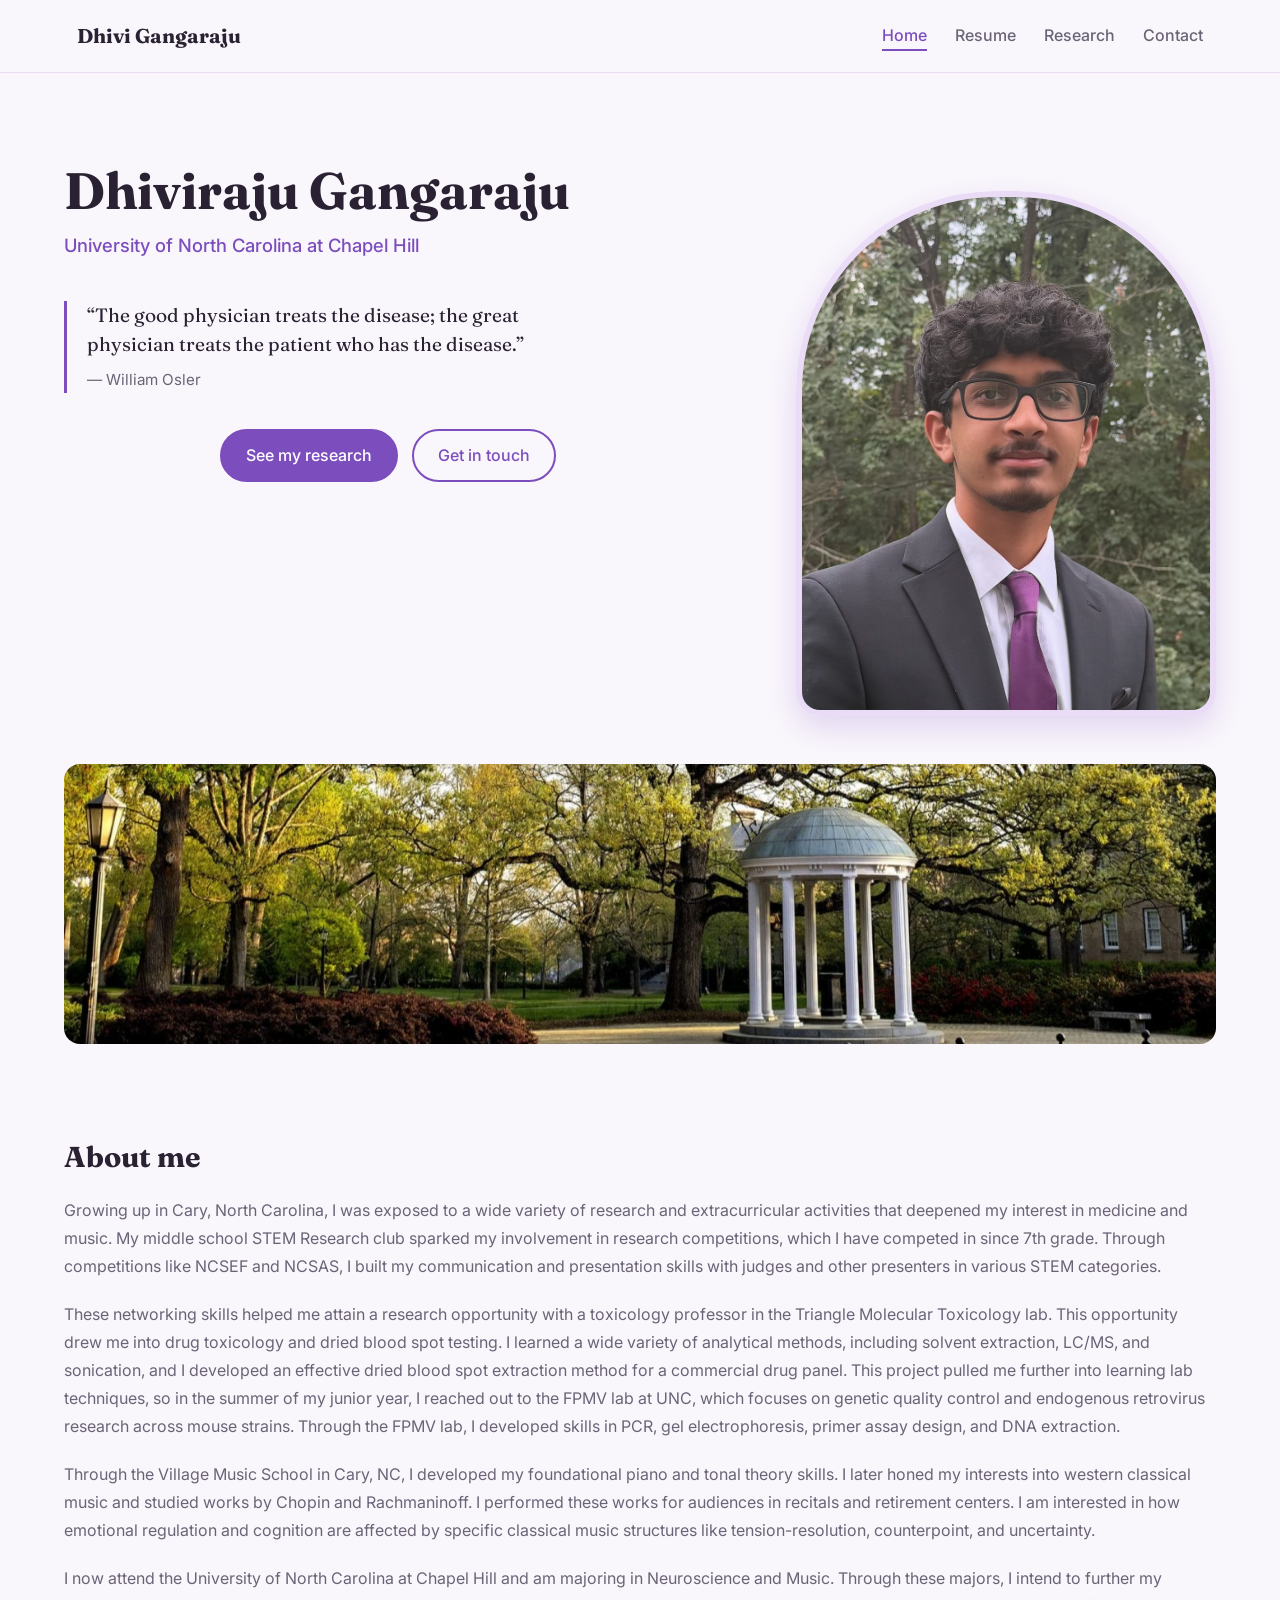
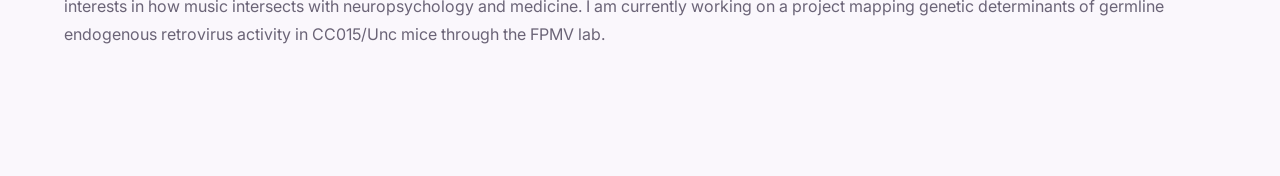
<file: index.html>
<!DOCTYPE html>
<html lang="en">
<head>
  <meta charset="utf-8">
  <meta name="viewport" content="width=device-width, initial-scale=1.0">
  <title>Dhiviraju Gangaraju</title>
  <link rel="preconnect" href="https://fonts.googleapis.com">
  <link rel="preconnect" href="https://fonts.gstatic.com" crossorigin>
  <link href="https://fonts.googleapis.com/css2?family=Fraunces:wght@600;700&family=Inter:wght@400;500&display=swap" rel="stylesheet">
  <link rel="stylesheet" href="style.css">
</head>
<body>

  <header class="site-header">
    <a class="logo" href="index.html">Dhivi Gangaraju</a>
    <nav class="navbar" aria-label="Main">
      <ul>
        <li><a href="index.html" class="active">Home</a></li>
        <li><a href="resume.html">Resume</a></li>
        <li><a href="research.html">Research</a></li>
        <li><a href="contact.html">Contact</a></li>
      </ul>
    </nav>
  </header>

  <main>
    <section class="hero">

      <div class="hero-text">
        <h1 id="title">Dhiviraju Gangaraju</h1>
        <p class="subtitle">University of North Carolina at Chapel Hill</p>

        <div class="quotes">
          <figure class="quote">
            <blockquote>
              “The good physician treats the disease; the great physician treats the patient who has the disease.”
            </blockquote>
            <figcaption>William Osler</figcaption>
          </figure>
        </div>

        <div class="button-row">
          <a class="button" href="research.html">See my research</a>
          <a class="button button-outline" href="contact.html">Get in touch</a>
        </div>
      </div>

      <img class="portrait" src="dhivi.jpg" alt="Portrait of Dhiviraju Gangaraju">

      <img class="banner" src="banner.jpg" alt="Banner image">

    </section>

    <section class="about">
      <h2>About me</h2>

      <p>
        Growing up in Cary, North Carolina, I was exposed to a wide variety of research and extracurricular activities that deepened my interest in medicine and music. My middle school STEM Research club sparked my involvement in research competitions, which I have competed in since 7th grade. Through competitions like NCSEF and NCSAS, I built my communication and presentation skills with judges and other presenters in various STEM categories.
      </p>

      <p>
        These networking skills helped me attain a research opportunity with a toxicology professor in the Triangle Molecular Toxicology lab. This opportunity drew me into drug toxicology and dried blood spot testing. I learned a wide variety of analytical methods, including solvent extraction, LC/MS, and sonication, and I developed an effective dried blood spot extraction method for a commercial drug panel. This project pulled me further into learning lab techniques, so in the summer of my junior year, I reached out to the FPMV lab at UNC, which focuses on genetic quality control and endogenous retrovirus research across mouse strains. Through the FPMV lab, I developed skills in PCR, gel electrophoresis, primer assay design, and DNA extraction.
      </p>

      <p>
        Through the Village Music School in Cary, NC, I developed my foundational piano and tonal theory skills. I later honed my interests into western classical music and studied works by Chopin and Rachmaninoff. I performed these works for audiences in recitals and retirement centers. I am interested in how emotional regulation and cognition are affected by specific classical music structures like tension-resolution, counterpoint, and uncertainty.
      </p>

      <p>
        I now attend the University of North Carolina at Chapel Hill and am majoring in Neuroscience and Music. Through these majors, I intend to further my interests in how music intersects with neuropsychology and medicine. I am currently working on a project mapping genetic determinants of germline endogenous retrovirus activity in CC015/Unc mice through the FPMV lab.
      </p>
    </section>
  </main>

</body>
</html>
</file>
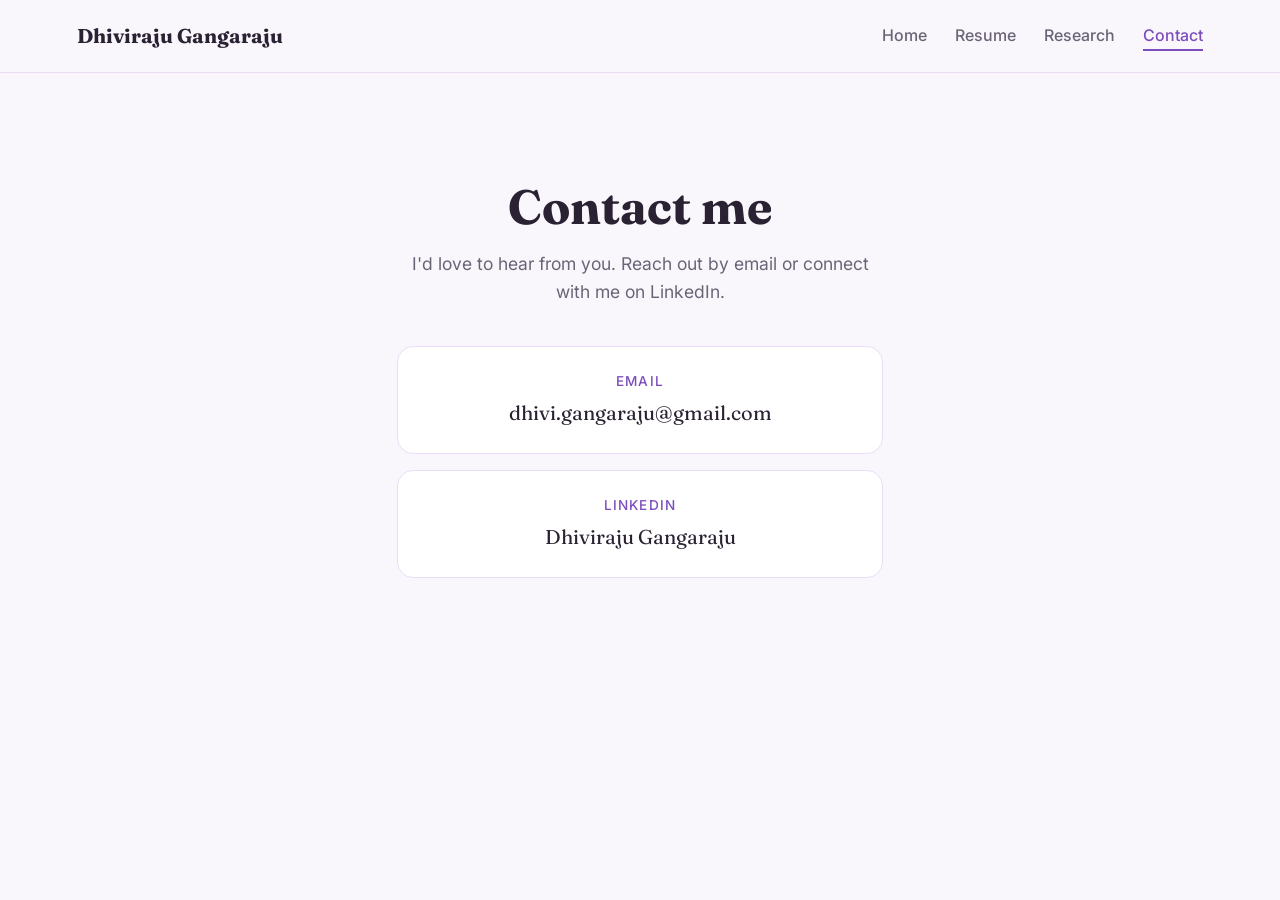
<file: contact.html>
<!DOCTYPE html>
<html lang="en">
<head>
  <meta charset="utf-8">
  <meta name="viewport" content="width=device-width, initial-scale=1.0">
  <title>Contact | Dhiviraju Gangaraju</title>
  <link rel="preconnect" href="https://fonts.googleapis.com">
  <link rel="preconnect" href="https://fonts.gstatic.com" crossorigin>
  <link href="https://fonts.googleapis.com/css2?family=Fraunces:wght@600;700&family=Inter:wght@400;500&display=swap" rel="stylesheet">
  <link rel="stylesheet" href="style.css">
</head>
<body>

  <header class="site-header">
    <a class="logo" href="index.html">Dhiviraju Gangaraju</a>
    <nav class="navbar" aria-label="Main">
      <ul>
        <li><a href="index.html">Home</a></li>
        <li><a href="resume.html">Resume</a></li>
        <li><a href="research.html">Research</a></li>
        <li><a href="contact.html" class="active">Contact</a></li>
      </ul>
    </nav>
  </header>

  <main class="contact-page">
    <h1>Contact me</h1>
    <p class="contact-intro">
      I'd love to hear from you. Reach out by email or connect with me on LinkedIn.
    </p>

    <div class="contact-cards">
      <a class="contact-card" href="mailto:dhivi.gangaraju@gmail.com">
        <span class="contact-label">Email</span>
        <span class="contact-value">dhivi.gangaraju@gmail.com</span>
      </a>

      <a class="contact-card" href="https://www.linkedin.com/in/dhiviraju-gangaraju-660970299/" target="_blank" rel="noopener noreferrer">
        <span class="contact-label">LinkedIn</span>
        <span class="contact-value">Dhiviraju Gangaraju</span>
      </a>
    </div>
  </main>

</body>
</html>
</file>
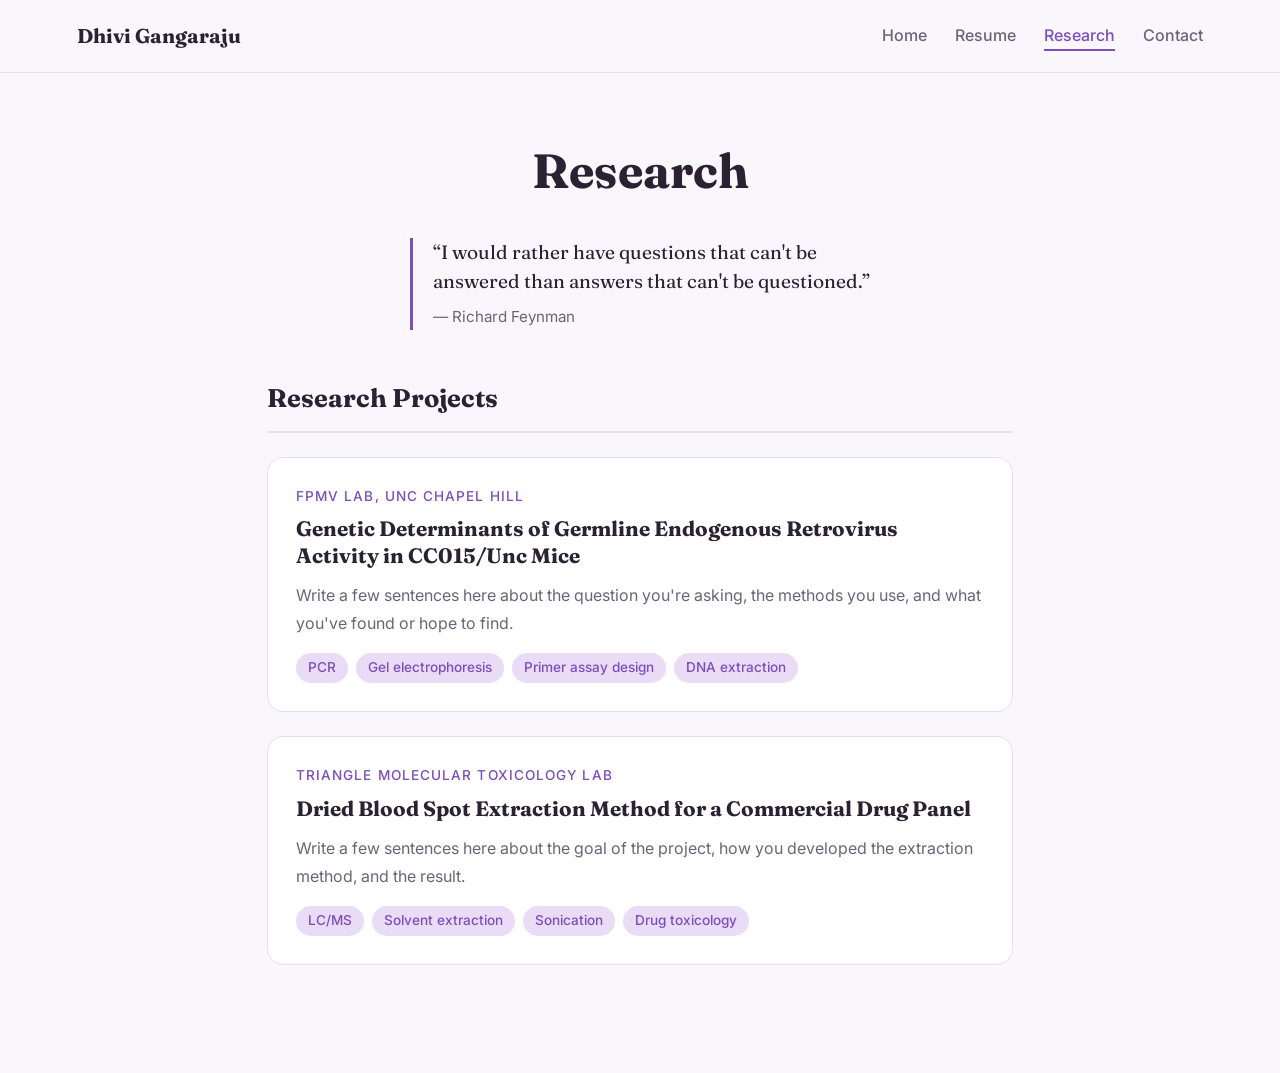
<file: research.html>
<!DOCTYPE html>
<html lang="en">
<head>
  <meta charset="utf-8">
  <meta name="viewport" content="width=device-width, initial-scale=1.0">
  <title>Research | Dhiviraju Gangaraju</title>
  <link rel="preconnect" href="https://fonts.googleapis.com">
  <link rel="preconnect" href="https://fonts.gstatic.com" crossorigin>
  <link href="https://fonts.googleapis.com/css2?family=Fraunces:wght@600;700&family=Inter:wght@400;500&display=swap" rel="stylesheet">
  <link rel="stylesheet" href="style.css">
</head>
<body>

  <header class="site-header">
    <a class="logo" href="index.html">Dhivi Gangaraju</a>
    <nav class="navbar" aria-label="Main">
      <ul>
        <li><a href="index.html">Home</a></li>
        <li><a href="resume.html">Resume</a></li>
        <li><a href="research.html" class="active">Research</a></li>
        <li><a href="contact.html">Contact</a></li>
      </ul>
    </nav>
  </header>

  <main class="research-page">
    <h1>Research</h1>

    <figure class="quote">
      <blockquote>
        “I would rather have questions that can't be answered than answers that can't be questioned.”
      </blockquote>
      <figcaption>Richard Feynman</figcaption>
    </figure>

    <h2 class="research-subheading">Research Projects</h2>

    <div class="project-list">

      <!-- Project 1 -->
      <article class="project-card">
        <p class="project-meta">FPMV Lab, UNC Chapel Hill</p>
        <h3>Genetic Determinants of Germline Endogenous Retrovirus Activity in CC015/Unc Mice</h3>
        <p>
          Write a few sentences here about the question you're asking, the methods you use,
          and what you've found or hope to find.
        </p>
        <ul class="project-tags">
          <li>PCR</li>
          <li>Gel electrophoresis</li>
          <li>Primer assay design</li>
          <li>DNA extraction</li>
        </ul>
      </article>

      <!-- Project 2 -->
      <article class="project-card">
        <p class="project-meta">Triangle Molecular Toxicology Lab</p>
        <h3>Dried Blood Spot Extraction Method for a Commercial Drug Panel</h3>
        <p>
          Write a few sentences here about the goal of the project, how you developed the
          extraction method, and the result.
        </p>
        <ul class="project-tags">
          <li>LC/MS</li>
          <li>Solvent extraction</li>
          <li>Sonication</li>
          <li>Drug toxicology</li>
        </ul>
      </article>

    </div>
  </main>

</body>
</html>
</file>
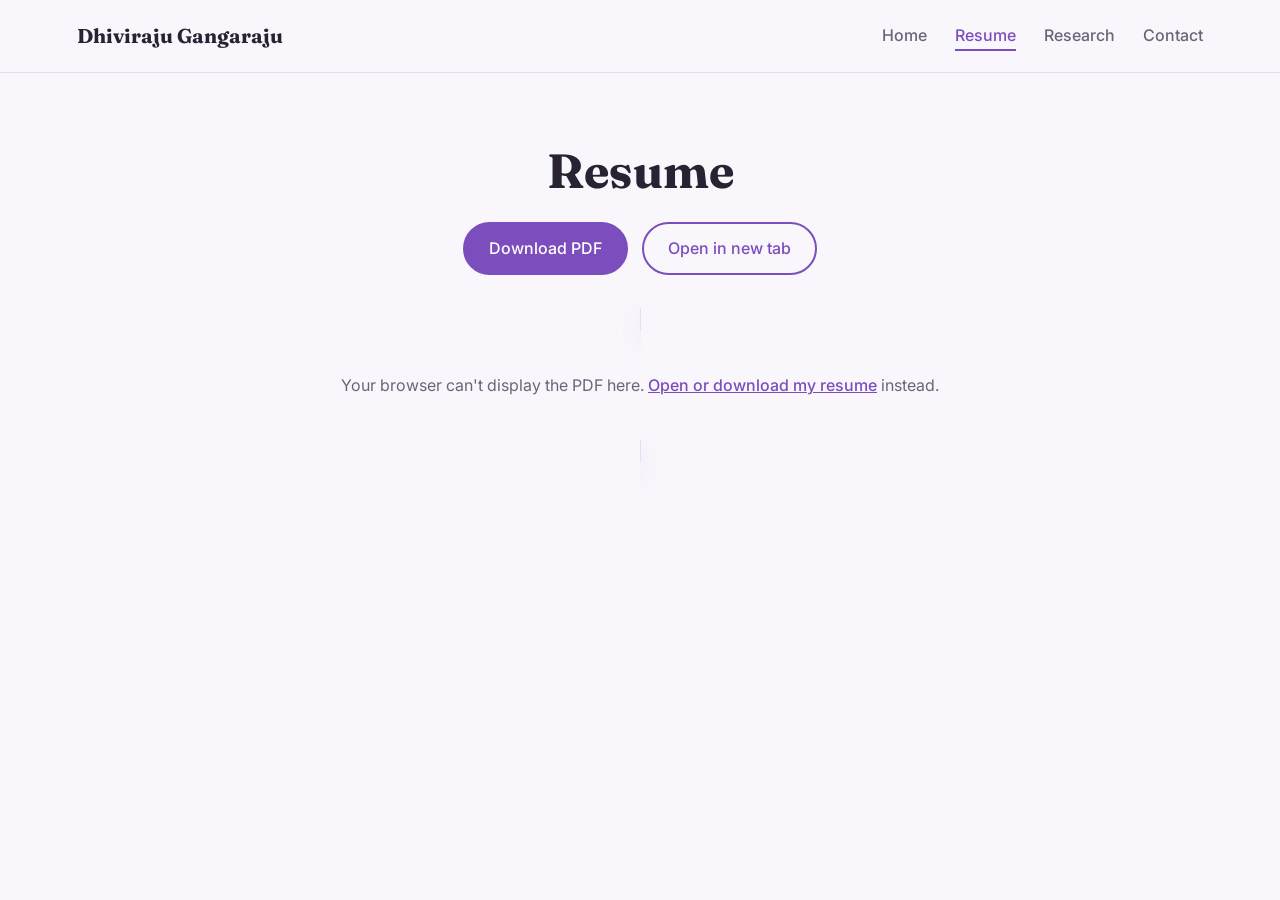
<file: resume.html>
<!DOCTYPE html>
<html lang="en">
<head>
  <meta charset="utf-8">
  <meta name="viewport" content="width=device-width, initial-scale=1.0">
  <title>Resume | Dhiviraju Gangaraju</title>
  <link rel="preconnect" href="https://fonts.googleapis.com">
  <link rel="preconnect" href="https://fonts.gstatic.com" crossorigin>
  <link href="https://fonts.googleapis.com/css2?family=Fraunces:wght@600;700&family=Inter:wght@400;500&display=swap" rel="stylesheet">
  <link rel="stylesheet" href="style.css">
</head>
<body>

  <header class="site-header">
    <a class="logo" href="index.html">Dhiviraju Gangaraju</a>
    <nav class="navbar" aria-label="Main">
      <ul>
        <li><a href="index.html">Home</a></li>
        <li><a href="resume.html" class="active">Resume</a></li>
        <li><a href="research.html">Research</a></li>
        <li><a href="contact.html">Contact</a></li>
      </ul>
    </nav>
  </header>

  <main class="resume-page">
    <h1>Resume</h1>

    <div class="button-row">
      <a class="button" href="files/tempresume.pdf" download>Download PDF</a>
      <a class="button button-outline" href="files/tempresume.pdf" target="_blank" rel="noopener noreferrer">Open in new tab</a>
    </div>

    <object class="resume-viewer" data="files/tempresume.pdf#view=FitH" type="application/pdf" aria-label="Resume PDF">
      <p class="resume-fallback">
        Your browser can't display the PDF here.
        <a href="files/tempresume.pdf">Open or download my resume</a> instead.
      </p>
    </object>
  </main>

</body>
</html>
</file>
<file: style.css>
/* ---------- Design tokens ---------- */
:root {
  --bg: #faf7fc;
  --surface: #ffffff;
  --text: #2a2233;
  --muted: #6b6477;
  --accent: #7c4dbd;
  --accent-soft: #eadcf7;
}

* {
  box-sizing: border-box;
  margin: 0;
  padding: 0;
}

body {
  font-family: 'Inter', system-ui, sans-serif;
  background: var(--bg);
  color: var(--text);
  line-height: 1.6;
}

a:focus-visible,
.button:focus-visible,
.contact-card:focus-visible {
  outline: 3px solid var(--accent);
  outline-offset: 3px;
}

/* ---------- Header + navigation ---------- */
.site-header {
  display: flex;
  justify-content: space-between;
  align-items: center;
  flex-wrap: wrap;
  gap: 12px;
  padding: 20px 6vw;
  border-bottom: 1px solid var(--accent-soft);
}

.logo {
  font-family: 'Fraunces', Georgia, serif;
  font-weight: 700;
  font-size: 1.25rem;
  color: var(--text);
  text-decoration: none;
}

.navbar ul {
  display: flex;
  gap: 28px;
  list-style: none;
}

.navbar a {
  color: var(--muted);
  text-decoration: none;
  font-weight: 500;
  padding-bottom: 4px;
  border-bottom: 2px solid transparent;
  transition: color 0.2s, border-color 0.2s;
}

.navbar a:hover,
.navbar a.active {
  color: var(--accent);
  border-color: var(--accent);
}

/* ---------- Home: asymmetric two columns ---------- */
.hero {
  max-width: 1280px;
  margin: 0 auto;
  padding: 10vh 5vw 6vh;
  display: grid;
  grid-template-columns: 1.5fr 1fr;
  column-gap: 72px;
  row-gap: 48px;
  align-items: start;
}

.hero-text {
  text-align: left;
}

#title {
  font-family: 'Fraunces', Georgia, serif;
  font-size: clamp(1.6rem, 4.2vw, 3.2rem);
  line-height: 1.1;
  margin-bottom: 12px;
  white-space: nowrap;
}

.subtitle {
  font-size: 1.15rem;
  font-weight: 500;
  color: var(--accent);
  margin-bottom: 40px;
}

/* Arch-shaped portrait, nudged down so it doesn't line up with the text */
.portrait {
  width: 100%;
  max-width: 420px;
  aspect-ratio: 4 / 5;
  object-fit: cover;
  border-radius: 200px 200px 24px 24px;
  border: 6px solid var(--accent-soft);
  box-shadow: 0 12px 32px rgba(124, 77, 189, 0.2);
  justify-self: end;
  margin-top: 28px;
}

/* ---------- Quotes ---------- */
.quotes {
  display: flex;
  flex-direction: column;
  gap: 28px;
  margin-bottom: 36px;
}

.quote {
  border-left: 3px solid var(--accent);
  padding-left: 20px;
  max-width: 46ch;
}

.quote blockquote {
  font-family: 'Fraunces', Georgia, serif;
  font-size: 1.2rem;
  line-height: 1.5;
  color: var(--text);
}

.quote figcaption {
  margin-top: 10px;
  color: var(--muted);
  font-size: 0.95rem;
}

.quote figcaption::before {
  content: "— ";
}

/* ---------- Banner (spans both columns) ---------- */
.banner {
  grid-column: 1 / -1;
  width: 100%;
  max-height: 280px;
  object-fit: cover;
  border-radius: 16px;
}

/* ---------- Buttons ---------- */
.button-row {
  display: flex;
  justify-content: center;
  gap: 14px;
  flex-wrap: wrap;
}

.button {
  display: inline-block;
  background: var(--accent);
  color: #ffffff;
  padding: 12px 24px;
  border: 2px solid var(--accent);
  border-radius: 999px;
  text-decoration: none;
  font-weight: 500;
  transition: transform 0.15s, box-shadow 0.15s;
}

.button:hover {
  transform: translateY(-2px);
  box-shadow: 0 6px 16px rgba(124, 77, 189, 0.3);
}

.button-outline {
  background: transparent;
  color: var(--accent);
}

/* ---------- About section ---------- */
.about {
  max-width: 1280px;
  margin: 0 auto;
  padding: 4vh 5vw 12vh;
}

.about h2 {
  font-family: 'Fraunces', Georgia, serif;
  font-size: 1.8rem;
  margin-bottom: 16px;
}

.about p {
  color: var(--muted);
  margin-bottom: 20px;
  line-height: 1.75;
}

/* ---------- Contact page ---------- */
.contact-page {
  max-width: 640px;
  margin: 0 auto;
  padding: 12vh 6vw;
  text-align: center;
}

.contact-page h1 {
  font-family: 'Fraunces', Georgia, serif;
  font-size: clamp(2rem, 6vw, 3rem);
  line-height: 1.1;
  margin-bottom: 16px;
}

.contact-intro {
  color: var(--muted);
  font-size: 1.1rem;
  margin-bottom: 40px;
}

.contact-cards {
  display: flex;
  flex-direction: column;
  gap: 16px;
}

.contact-card {
  display: flex;
  flex-direction: column;
  gap: 4px;
  padding: 24px;
  background: var(--surface);
  border: 1px solid var(--accent-soft);
  border-radius: 16px;
  text-decoration: none;
  color: var(--text);
  transition: transform 0.15s, box-shadow 0.15s, border-color 0.15s;
}

.contact-card:hover {
  transform: translateY(-2px);
  border-color: var(--accent);
  box-shadow: 0 8px 20px rgba(124, 77, 189, 0.15);
}

.contact-label {
  color: var(--accent);
  font-weight: 500;
  font-size: 0.85rem;
  letter-spacing: 0.08em;
  text-transform: uppercase;
}

.contact-value {
  font-family: 'Fraunces', Georgia, serif;
  font-size: 1.25rem;
  overflow-wrap: anywhere;
}

/* ---------- Resume page ---------- */
.resume-page {
  max-width: 900px;
  margin: 0 auto;
  padding: 8vh 6vw 12vh;
  text-align: center;
}

.resume-page h1 {
  font-family: 'Fraunces', Georgia, serif;
  font-size: clamp(2rem, 6vw, 3rem);
  line-height: 1.1;
  margin-bottom: 24px;
}

.resume-page .button-row {
  margin-bottom: 32px;
}

.resume-viewer {
  width: 100%;
  height: 1100px;
  max-height: 85vh;
  border: 1px solid var(--accent-soft);
  border-radius: 12px;
  background: var(--surface);
  box-shadow: 0 12px 32px rgba(124, 77, 189, 0.12);
}

.resume-fallback {
  padding: 40px 20px;
  color: var(--muted);
}

.resume-fallback a {
  color: var(--accent);
  font-weight: 500;
}

/* ---------- Research page ---------- */
.research-page {
  max-width: 900px;
  margin: 0 auto;
  padding: 8vh 6vw 12vh;
}

.research-page h1 {
  font-family: 'Fraunces', Georgia, serif;
  font-size: clamp(2rem, 6vw, 3rem);
  line-height: 1.1;
  text-align: center;
  margin-bottom: 40px;
}

.research-page .quote {
  margin: 0 auto 48px;
}

.research-subheading {
  font-family: 'Fraunces', Georgia, serif;
  font-size: 1.6rem;
  margin-bottom: 24px;
  padding-bottom: 12px;
  border-bottom: 2px solid var(--accent-soft);
}

.project-list {
  display: flex;
  flex-direction: column;
  gap: 24px;
}

.project-card {
  background: var(--surface);
  border: 1px solid var(--accent-soft);
  border-radius: 16px;
  padding: 28px;
  transition: transform 0.15s, box-shadow 0.15s, border-color 0.15s;
}

.project-card:hover {
  transform: translateY(-2px);
  border-color: var(--accent);
  box-shadow: 0 8px 20px rgba(124, 77, 189, 0.15);
}

.project-meta {
  color: var(--accent);
  font-weight: 500;
  font-size: 0.85rem;
  letter-spacing: 0.08em;
  text-transform: uppercase;
  margin-bottom: 8px;
}

.project-card h3 {
  font-family: 'Fraunces', Georgia, serif;
  font-size: 1.3rem;
  line-height: 1.3;
  margin-bottom: 12px;
}

.project-card p:not(.project-meta) {
  color: var(--muted);
  line-height: 1.75;
  margin-bottom: 16px;
}

.project-tags {
  display: flex;
  flex-wrap: wrap;
  gap: 8px;
  list-style: none;
}

.project-tags li {
  background: var(--accent-soft);
  color: var(--accent);
  font-size: 0.85rem;
  font-weight: 500;
  padding: 4px 12px;
  border-radius: 999px;
}

/* ---------- Mobile: stack the home page ---------- */
@media (max-width: 760px) {
  .hero {
    grid-template-columns: 1fr;
    padding-top: 6vh;
  }

  .portrait {
    order: -1;
    justify-self: center;
    max-width: 260px;
    margin-top: 0;
  }

  #title {
    font-size: clamp(1.4rem, 7vw, 2.2rem);
  }
}

@media (prefers-reduced-motion: reduce) {
  * {
    transition: none !important;
  }
}
</file>
